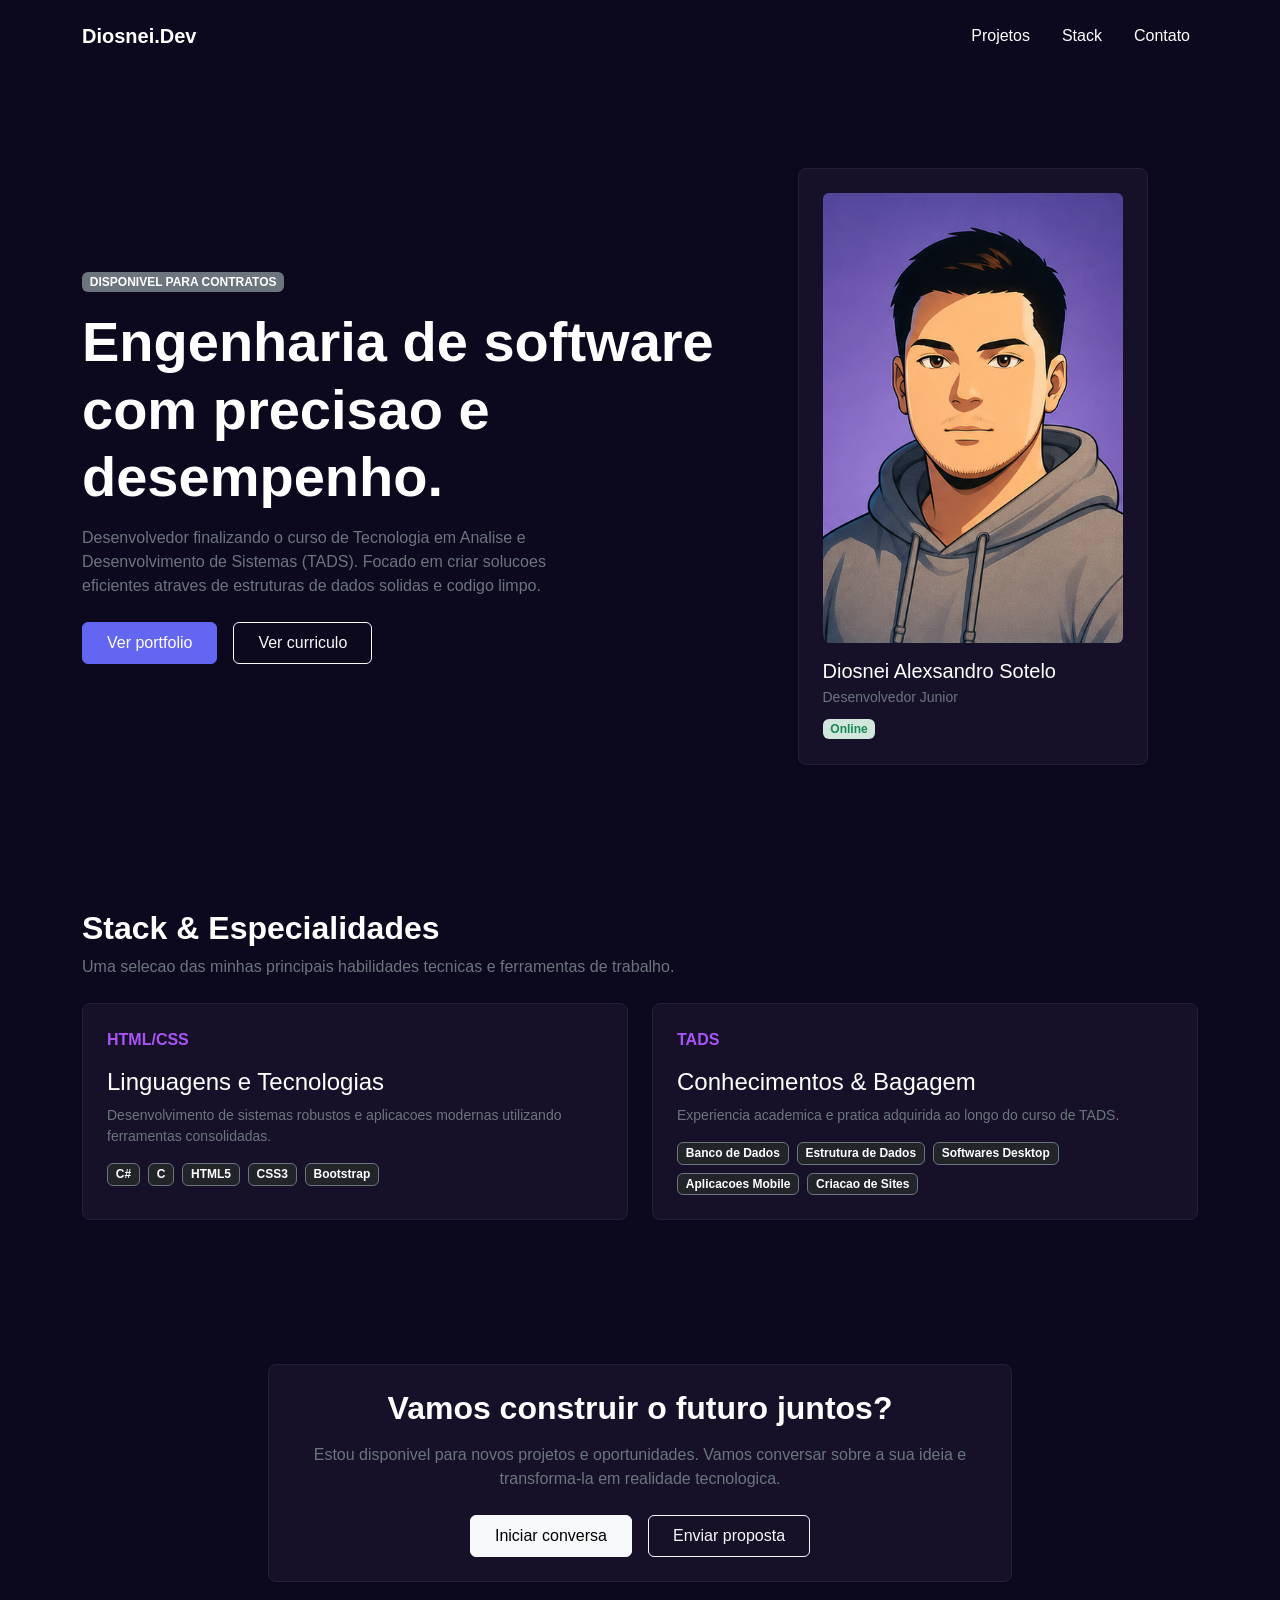
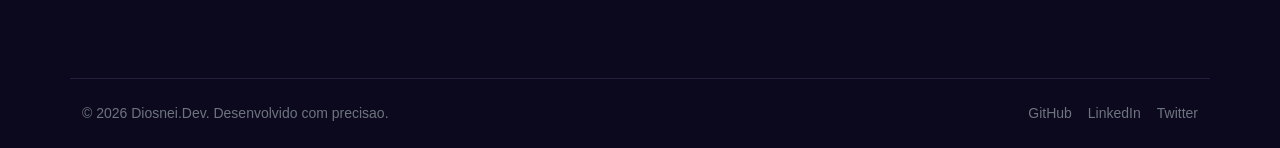
<file: index.html>
<!DOCTYPE html>
<html lang="pt-br">
<head>
    <meta charset="UTF-8">
    <meta name="viewport" content="width=device-width, initial-scale=1.0">
    <link href="https://cdn.jsdelivr.net/npm/bootstrap@5.3.0/dist/css/bootstrap.min.css" rel="stylesheet">
    <link rel="stylesheet" href="css/stile.css">
    <title>Diosnei.Dev</title>
</head>
<body>
    <nav class="navbar navbar-expand-lg py-3">
        <div class="container">
            <a class="navbar-brand fw-bold" href="index.html">Diosnei.Dev</a>
            <div class="ms-auto">
                <ul class="navbar-nav flex-row gap-3">
                    <li class="nav-item"><a class="nav-link" href="portifolio.html">Projetos</a></li>
                    <li class="nav-item"><a class="nav-link" href="#stack">Stack</a></li>
                    <li class="nav-item"><a class="nav-link" href="contato.html">Contato</a></li>
                </ul>
            </div>
        </div>
    </nav>

    <main>
        <section class="container my-5 py-5">
            <div class="row align-items-center gy-4">
                <div class="col-md-7">
                    <span class="badge bg-secondary mb-3 text-uppercase">Disponivel para contratos</span>
                    <h1 class="display-4 fw-bold mb-3">Engenharia de software com precisao e desempenho.</h1>
                    <p class="text-secondary col-lg-10 mb-4">
                        Desenvolvedor finalizando o curso de Tecnologia em Analise e Desenvolvimento de Sistemas (TADS). Focado em criar solucoes eficientes atraves de estruturas de dados solidas e codigo limpo.
                    </p>
                    <div class="d-flex gap-3 hero-actions">
                        <a href="portifolio.html" class="btn btn-purple px-4 py-2">Ver portfolio</a>
                        <a href="curriculo.html" class="btn btn-outline-light px-4 py-2">Ver curriculo</a>
                    </div>
                </div>
                <div class="col-md-5 text-center">
                    <div class="card-custom p-4 text-start shadow-sm mx-auto profile-card">
                        <img src="img/avatar-opcao-3.png" alt="Foto de perfil de Diosnei Alexsandro Sotelo" class="img-fluid rounded mb-3">
                        <h2 class="h5 mb-1">Diosnei Alexsandro Sotelo</h2>
                        <p class="text-secondary small mb-2">Desenvolvedor Junior</p>
                        <span class="badge bg-success-subtle text-success">Online</span>
                    </div>
                </div>
            </div>
        </section>

        <section id="stack" class="container my-5 py-5">
            <div class="mb-4">
                <h2 class="fw-bold">Stack & Especialidades</h2>
                <p class="text-secondary">Uma selecao das minhas principais habilidades tecnicas e ferramentas de trabalho.</p>
            </div>

            <div class="row g-4">
                <div class="col-md-6">
                    <article class="card-custom p-4 h-100">
                        <div class="text-purple mb-3 fw-bold">HTML/CSS</div>
                        <h3 class="h4">Linguagens e Tecnologias</h3>
                        <p class="text-secondary small">Desenvolvimento de sistemas robustos e aplicacoes modernas utilizando ferramentas consolidadas.</p>
                        <div class="d-flex flex-wrap gap-2 mt-3">
                            <span class="badge bg-dark border border-secondary">C#</span>
                            <span class="badge bg-dark border border-secondary">C</span>
                            <span class="badge bg-dark border border-secondary">HTML5</span>
                            <span class="badge bg-dark border border-secondary">CSS3</span>
                            <span class="badge bg-dark border border-secondary">Bootstrap</span>
                        </div>
                    </article>
                </div>
                <div class="col-md-6">
                    <article class="card-custom p-4 h-100">
                        <div class="text-purple mb-3 fw-bold">TADS</div>
                        <h3 class="h4">Conhecimentos & Bagagem</h3>
                        <p class="text-secondary small">Experiencia academica e pratica adquirida ao longo do curso de TADS.</p>
                        <div class="d-flex flex-wrap gap-2 mt-3">
                            <span class="badge bg-dark border border-secondary">Banco de Dados</span>
                            <span class="badge bg-dark border border-secondary">Estrutura de Dados</span>
                            <span class="badge bg-dark border border-secondary">Softwares Desktop</span>
                            <span class="badge bg-dark border border-secondary">Aplicacoes Mobile</span>
                            <span class="badge bg-dark border border-secondary">Criacao de Sites</span>
                        </div>
                    </article>
                </div>
            </div>
        </section>

        <section class="container my-5 py-5 text-center">
            <div class="py-4 card-custom col-lg-8 mx-auto cta-card">
                <h2 class="fw-bold mb-3">Vamos construir o futuro juntos?</h2>
                <p class="text-secondary px-3 mb-4">Estou disponivel para novos projetos e oportunidades. Vamos conversar sobre a sua ideia e transforma-la em realidade tecnologica.</p>
                <div class="d-flex justify-content-center gap-3 hero-actions">
                    <a href="contato.html" class="btn btn-light px-4 py-2">Iniciar conversa</a>
                    <a href="contato.html" class="btn btn-outline-light px-4 py-2">Enviar proposta</a>
                </div>
            </div>
        </section>
    </main>

    <footer class="container py-4 mt-5 d-flex flex-column flex-sm-row justify-content-between text-secondary small">
        <p class="mb-2 mb-sm-0">&copy; 2026 Diosnei.Dev. Desenvolvido com precisao.</p>
        <div class="d-flex gap-3">
            <a href="#" class="text-secondary text-decoration-none">GitHub</a>
            <a href="#" class="text-secondary text-decoration-none">LinkedIn</a>
            <a href="#" class="text-secondary text-decoration-none">Twitter</a>
        </div>
    </footer>

    <script src="https://cdn.jsdelivr.net/npm/bootstrap@5.3.0/dist/js/bootstrap.bundle.min.js"></script>
</body>
</html>
</file>
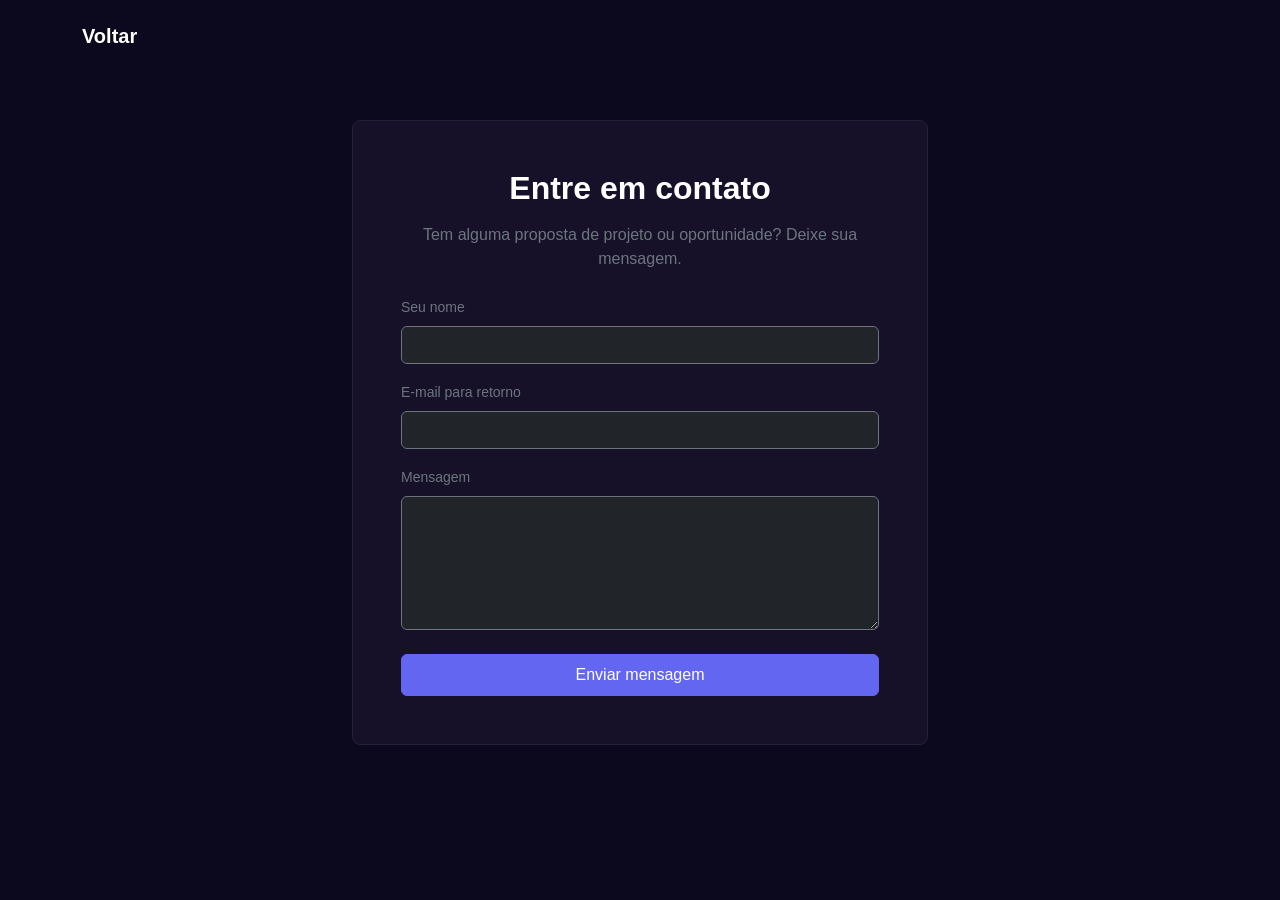
<file: contato.html>
<!DOCTYPE html>
<html lang="pt-br">
<head>
    <meta charset="UTF-8">
    <meta name="viewport" content="width=device-width, initial-scale=1.0">
    <link href="https://cdn.jsdelivr.net/npm/bootstrap@5.3.0/dist/css/bootstrap.min.css" rel="stylesheet">
    <link rel="stylesheet" href="css/stile.css">
    <title>Contato - Diosnei.Dev</title>
</head>
<body>
    <nav class="navbar navbar-expand-lg py-3">
        <div class="container">
            <a class="navbar-brand fw-bold" href="index.html">Voltar</a>
        </div>
    </nav>

    <main class="container my-5 contact-container">
        <section class="card-custom p-4 p-sm-5">
            <h1 class="h2 fw-bold mb-3 text-center">Entre em contato</h1>
            <p class="text-secondary text-center mb-4">Tem alguma proposta de projeto ou oportunidade? Deixe sua mensagem.</p>

            <form>
                <div class="mb-3">
                    <label for="nome" class="form-label small text-secondary">Seu nome</label>
                    <input type="text" class="form-control bg-dark text-white border-secondary" id="nome" name="nome" autocomplete="name" required>
                </div>
                <div class="mb-3">
                    <label for="email" class="form-label small text-secondary">E-mail para retorno</label>
                    <input type="email" class="form-control bg-dark text-white border-secondary" id="email" name="email" autocomplete="email" required>
                </div>
                <div class="mb-3">
                    <label for="mensagem" class="form-label small text-secondary">Mensagem</label>
                    <textarea class="form-control bg-dark text-white border-secondary" id="mensagem" name="mensagem" rows="5" required></textarea>
                </div>
                <button type="submit" class="btn btn-purple w-100 py-2 mt-2">Enviar mensagem</button>
            </form>
        </section>
    </main>

    <script src="https://cdn.jsdelivr.net/npm/bootstrap@5.3.0/dist/js/bootstrap.bundle.min.js"></script>
</body>
</html>
</file>
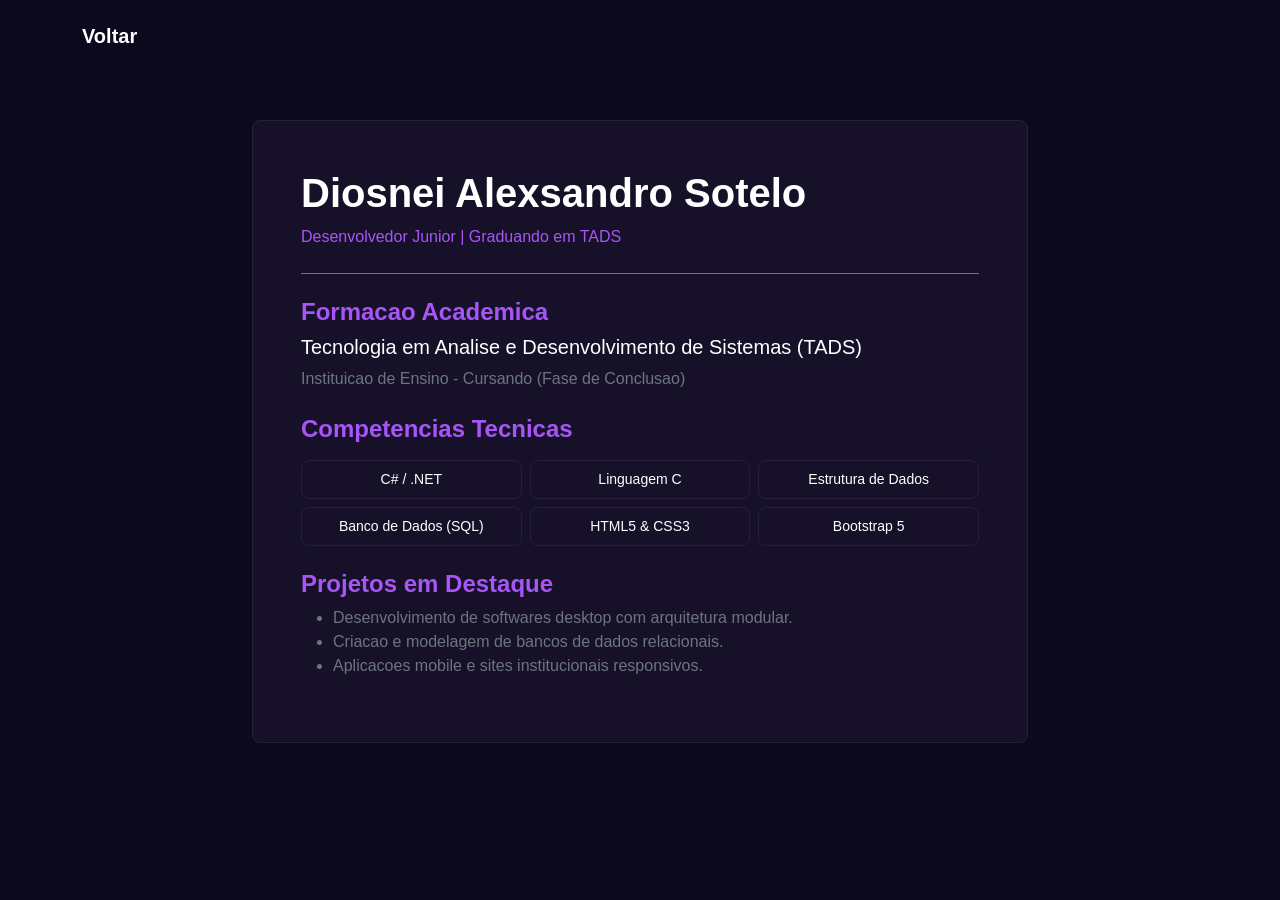
<file: curriculo.html>
<!DOCTYPE html>
<html lang="pt-br">
<head>
    <meta charset="UTF-8">
    <meta name="viewport" content="width=device-width, initial-scale=1.0">
    <link href="https://cdn.jsdelivr.net/npm/bootstrap@5.3.0/dist/css/bootstrap.min.css" rel="stylesheet">
    <link rel="stylesheet" href="css/stile.css">
    <title>Curriculo - Diosnei.Dev</title>
</head>
<body>
    <nav class="navbar navbar-expand-lg py-3">
        <div class="container">
            <a class="navbar-brand fw-bold" href="index.html">Voltar</a>
        </div>
    </nav>

    <main class="container my-5 resume-container">
        <section class="card-custom p-4 p-sm-5">
            <div class="border-bottom border-secondary pb-4 mb-4">
                <h1 class="fw-bold">Diosnei Alexsandro Sotelo</h1>
                <p class="text-purple mb-0">Desenvolvedor Junior | Graduando em TADS</p>
            </div>

            <section class="mb-4">
                <h2 class="h4 fw-bold text-purple">Formacao Academica</h2>
                <div class="mt-2">
                    <h3 class="h5">Tecnologia em Analise e Desenvolvimento de Sistemas (TADS)</h3>
                    <p class="text-secondary mb-0">Instituicao de Ensino - Cursando (Fase de Conclusao)</p>
                </div>
            </section>

            <section class="mb-4">
                <h2 class="h4 fw-bold text-purple">Competencias Tecnicas</h2>
                <div class="row g-2 mt-1">
                    <div class="col-6 col-sm-4"><div class="p-2 card-custom text-center small">C# / .NET</div></div>
                    <div class="col-6 col-sm-4"><div class="p-2 card-custom text-center small">Linguagem C</div></div>
                    <div class="col-6 col-sm-4"><div class="p-2 card-custom text-center small">Estrutura de Dados</div></div>
                    <div class="col-6 col-sm-4"><div class="p-2 card-custom text-center small">Banco de Dados (SQL)</div></div>
                    <div class="col-6 col-sm-4"><div class="p-2 card-custom text-center small">HTML5 & CSS3</div></div>
                    <div class="col-6 col-sm-4"><div class="p-2 card-custom text-center small">Bootstrap 5</div></div>
                </div>
            </section>

            <section>
                <h2 class="h4 fw-bold text-purple">Projetos em Destaque</h2>
                <ul class="text-secondary mt-2">
                    <li>Desenvolvimento de softwares desktop com arquitetura modular.</li>
                    <li>Criacao e modelagem de bancos de dados relacionais.</li>
                    <li>Aplicacoes mobile e sites institucionais responsivos.</li>
                </ul>
            </section>
        </section>
    </main>

    <script src="https://cdn.jsdelivr.net/npm/bootstrap@5.3.0/dist/js/bootstrap.bundle.min.js"></script>
</body>
</html>
</file>
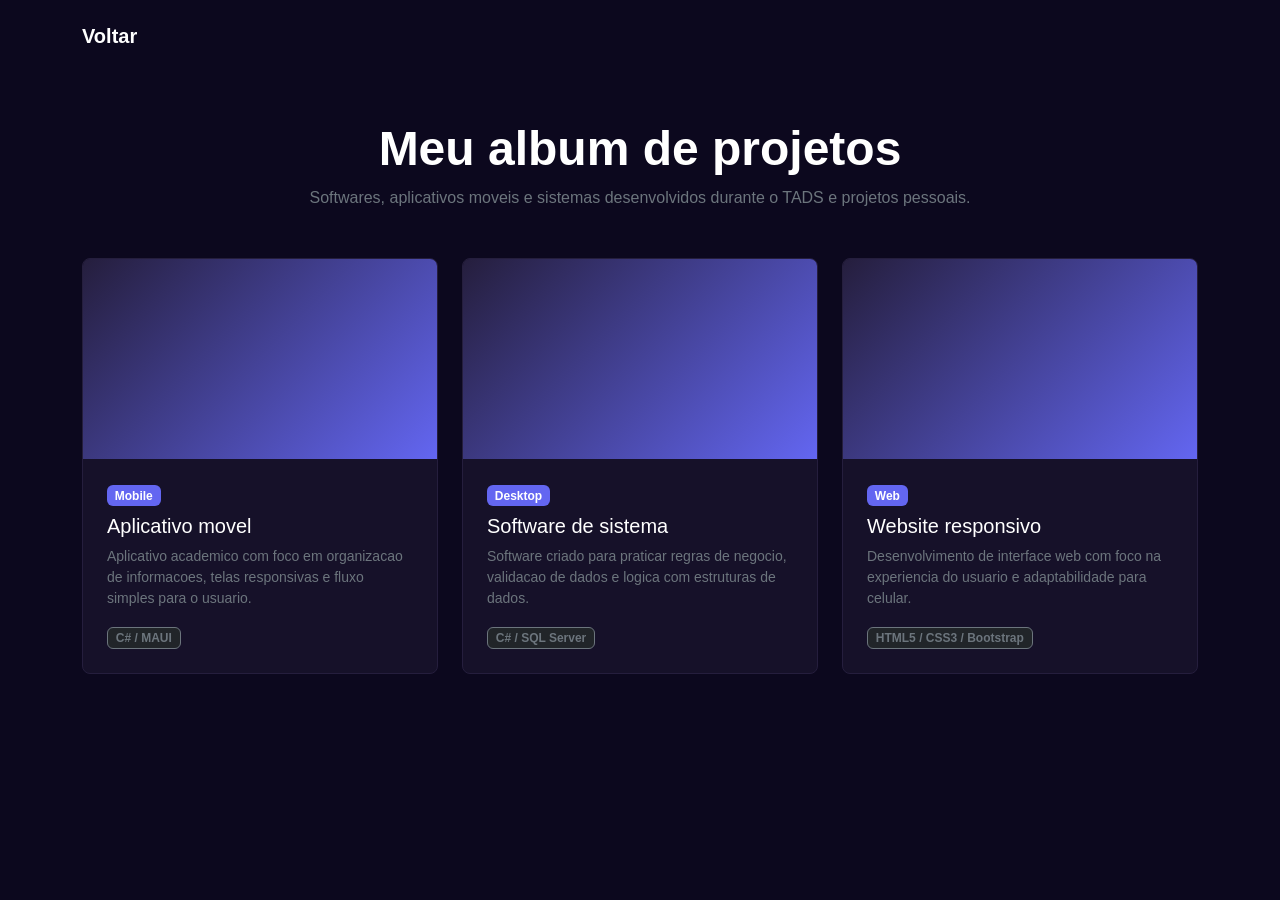
<file: portifolio.html>
<!DOCTYPE html>
<html lang="pt-br">
<head>
    <meta charset="UTF-8">
    <meta name="viewport" content="width=device-width, initial-scale=1.0">
    <link href="https://cdn.jsdelivr.net/npm/bootstrap@5.3.0/dist/css/bootstrap.min.css" rel="stylesheet">
    <link rel="stylesheet" href="css/stile.css">
    <title>Meus Projetos - Diosnei.Dev</title>
</head>
<body>
    <nav class="navbar navbar-expand-lg py-3">
        <div class="container">
            <a class="navbar-brand fw-bold" href="index.html">Voltar</a>
        </div>
    </nav>

    <main class="container my-5">
        <div class="text-center mb-5">
            <h1 class="fw-bold display-5">Meu album de projetos</h1>
            <p class="text-secondary">Softwares, aplicativos moveis e sistemas desenvolvidos durante o TADS e projetos pessoais.</p>
        </div>

        <div class="row g-4">
            <div class="col-md-4">
                <article class="card-custom h-100 overflow-hidden">
                    <div class="project-cover"></div>
                    <div class="p-4">
                        <span class="badge bg-purple mb-2">Mobile</span>
                        <h2 class="h5">Aplicativo movel</h2>
                        <p class="text-secondary small">Aplicativo academico com foco em organizacao de informacoes, telas responsivas e fluxo simples para o usuario.</p>
                        <span class="badge bg-dark text-secondary border border-secondary">C# / MAUI</span>
                    </div>
                </article>
            </div>

            <div class="col-md-4">
                <article class="card-custom h-100 overflow-hidden">
                    <div class="project-cover"></div>
                    <div class="p-4">
                        <span class="badge bg-purple mb-2">Desktop</span>
                        <h2 class="h5">Software de sistema</h2>
                        <p class="text-secondary small">Software criado para praticar regras de negocio, validacao de dados e logica com estruturas de dados.</p>
                        <span class="badge bg-dark text-secondary border border-secondary">C# / SQL Server</span>
                    </div>
                </article>
            </div>

            <div class="col-md-4">
                <article class="card-custom h-100 overflow-hidden">
                    <div class="project-cover"></div>
                    <div class="p-4">
                        <span class="badge bg-purple mb-2">Web</span>
                        <h2 class="h5">Website responsivo</h2>
                        <p class="text-secondary small">Desenvolvimento de interface web com foco na experiencia do usuario e adaptabilidade para celular.</p>
                        <span class="badge bg-dark text-secondary border border-secondary">HTML5 / CSS3 / Bootstrap</span>
                    </div>
                </article>
            </div>
        </div>
    </main>

    <script src="https://cdn.jsdelivr.net/npm/bootstrap@5.3.0/dist/js/bootstrap.bundle.min.js"></script>
</body>
</html>
</file>
<file: css/stile.css>
body {
    background-color: #0c081e;
    color: #ffffff;
    font-family: Arial, Helvetica, sans-serif;
}

a {
    color: inherit;
}

.navbar-brand,
.nav-link {
    color: #ffffff !important;
}

.nav-link:hover,
.nav-link:focus {
    color: #a855f7 !important;
}

.btn-purple {
    background-color: #6366f1;
    border: 1px solid #6366f1;
    color: #ffffff;
}

.btn-purple:hover,
.btn-purple:focus {
    background-color: #4f46e5;
    border-color: #4f46e5;
    color: #ffffff;
}

.btn-outline-light:hover,
.btn-outline-light:focus {
    color: #0c081e;
}

.card-custom {
    background-color: #161129;
    border: 1px solid #251e3d;
    border-radius: 8px;
}

.text-purple {
    color: #a855f7;
}

.bg-purple {
    background-color: #6366f1;
}

.profile-card {
    max-width: 350px;
}

.contact-container {
    max-width: 600px;
}

.resume-container {
    max-width: 800px;
}

.form-control:focus {
    border-color: #a855f7;
    box-shadow: 0 0 0 0.25rem rgba(168, 85, 247, 0.2);
}

.project-cover {
    height: 200px;
    background: linear-gradient(135deg, #251e3d, #6366f1);
}

.cta-card {
    padding-left: 1rem;
    padding-right: 1rem;
}

footer {
    border-top: 1px solid #251e3d;
}

@media (max-width: 575.98px) {
    .navbar-nav {
        gap: 0.75rem !important;
        font-size: 0.9rem;
    }

    .display-4 {
        font-size: 2.3rem;
    }

    .hero-actions {
        flex-wrap: wrap;
    }

    .hero-actions .btn {
        width: 100%;
    }
}
</file>
